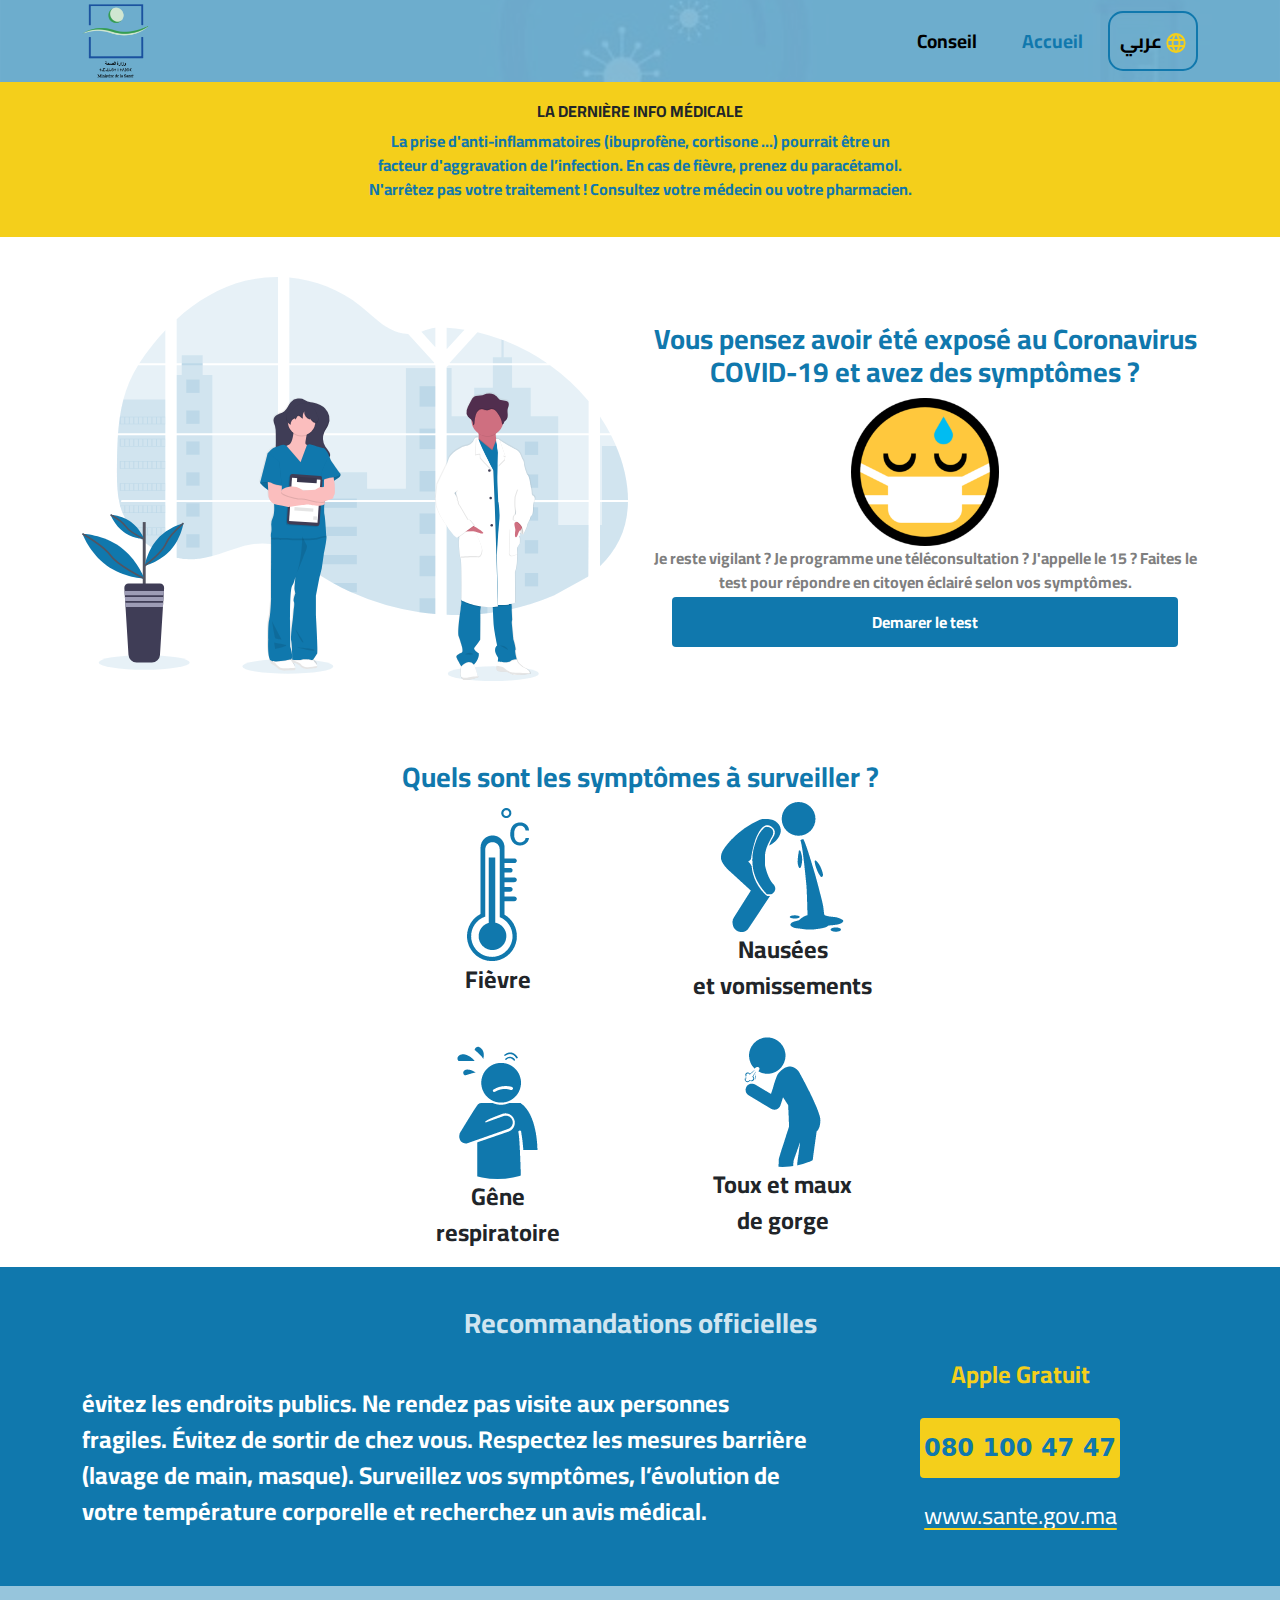
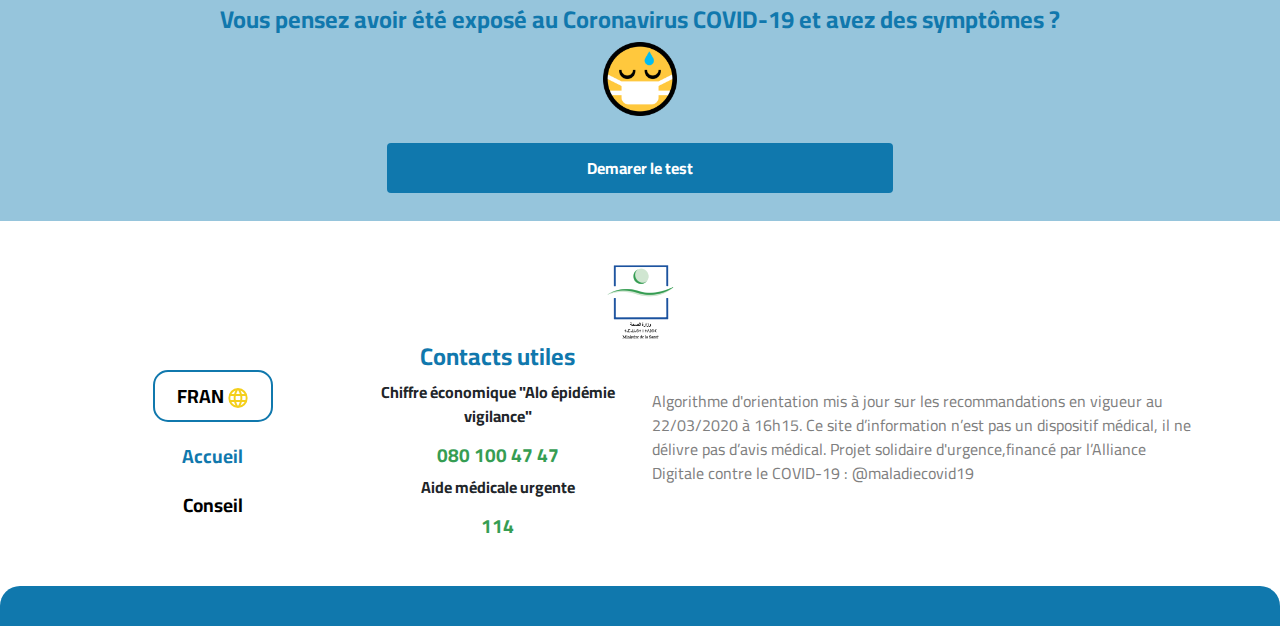
<file: web site/index.html>
<!DOCTYPE html>
<html lang="en">

<head>
    <meta charset="UTF-8">
    <meta name="viewport" content="width=device-width, initial-scale=1.0">
    <meta name="robots" content="noindex">
    <title>COVID 19 Test</title>
    <link rel="stylesheet" href="./assets/css/bootstrap.min.css">
    <link rel="stylesheet" href="./assets/css/styles.css">
    <link rel="stylesheet" href="./assets/css/responsive.css">
</head>

<body>
    <main>
        <header>
            <div class="container">
                <div class="row align-items-center">
                    <div class="col-4 text-start">
                        <img src="./assets/media/logo__sante-1.png" alt="logo header">
                    </div>
                    <div class="col-8 text-end">
                        <a href="#" class="link-header conseil">Conseil</a>
                        <a href="#" class="link-header accueil">Accueil</a>
                        <a href="#" class="link-header btn-langue">عربي
                            <svg xmlns="http://www.w3.org/2000/svg" width="20" height="20" viewBox="0 0 20.769 21.579">
                                <path id="Icon_material-language" data-name="Icon material-language"
                                    d="M13.374,3A10.588,10.588,0,0,0,3,13.789,10.588,10.588,0,0,0,13.374,24.579a10.6,10.6,0,0,0,10.4-10.789A10.6,10.6,0,0,0,13.374,3Zm7.2,6.474H17.507a17.286,17.286,0,0,0-1.433-3.841A8.418,8.418,0,0,1,20.571,9.474ZM13.385,5.2a15.458,15.458,0,0,1,1.983,4.273H11.4A15.458,15.458,0,0,1,13.385,5.2ZM5.347,15.947a8.758,8.758,0,0,1,0-4.316h3.51a18.5,18.5,0,0,0-.145,2.158,18.5,18.5,0,0,0,.145,2.158ZM6.2,18.105H9.262A17.286,17.286,0,0,0,10.7,21.946,8.373,8.373,0,0,1,6.2,18.105ZM9.262,9.474H6.2a8.373,8.373,0,0,1,4.5-3.841A17.286,17.286,0,0,0,9.262,9.474Zm4.123,12.9A15.458,15.458,0,0,1,11.4,18.105h3.967A15.458,15.458,0,0,1,13.385,22.378Zm2.43-6.43h-4.86a16.48,16.48,0,0,1-.166-2.158,16.336,16.336,0,0,1,.166-2.158h4.86a16.336,16.336,0,0,1,.166,2.158A16.479,16.479,0,0,1,15.815,15.947Zm.26,6a17.286,17.286,0,0,0,1.433-3.841h3.063A8.418,8.418,0,0,1,16.074,21.946Zm1.838-6a18.5,18.5,0,0,0,.145-2.158,18.5,18.5,0,0,0-.145-2.158h3.51a8.758,8.758,0,0,1,0,4.316Z"
                                    transform="translate(-3 -3)" fill="#f4cf1b" />
                            </svg>
                        </a>
                    </div>
                </div>
            </div>
        </header>
        <article class="para-1-body">
            <div class="container text-center">
                <div class="row">
                    <div class="col-md-3"></div>
                    <div class="col-md-6">
                        <h1 class="title1">LA DERNIÈRE INFO MÉDICALE </h1>
                        <p class="p-para1">
                            La prise d'anti-inflammatoires (ibuprofène, cortisone ...) pourrait être un facteur
                            d'aggravation de
                            l’infection. En cas de fièvre, prenez du paracétamol.
                            N'arrêtez pas votre traitement ! Consultez votre médecin ou votre pharmacien.
                        </p>
                    </div>
                    <div class="col-md-3"></div>
                </div>
            </div>
        </article>
        <section class="section1">
            <div class="container">
                <div class="row align-items-center">
                    <div class="col-md-6">
                        <img src="./assets/media/icons/Groupe 76.svg" class="w-100 img-illustration"
                            alt="illustration of Doctor">
                    </div>
                    <div class="col-md-6">
                        <div class="para-section1 text-center">
                            <h2 class="title-section1">Vous pensez avoir été exposé au
                                Coronavirus COVID-19 et avez des symptômes ?</h2>
                            <img src="./assets/media/1f637@2x.png" alt="icon imoji">
                            <p class="p-section1">
                                Je reste vigilant ?
                                Je programme une téléconsultation ? J'appelle le 15 ?
                                Faites le test pour répondre en citoyen éclairé selon vos symptômes.
                            </p>
                            <div>
                                <a href="#" class="btn-demmarer_test">Demarer le test</a>
                            </div>
                        </div>
                    </div>
                </div>
            </div>
        </section>
        <section class="section_symptômes">
            <div class="container text-center">
                <h2 class="title-section_symptômes">Quels sont les symptômes à surveiller ?</h2>
                <div class="row align-items-center">
                    <div class="col-3"></div>
                    <div class="col-3">
                        <img src="./assets/media/Path_871.png" alt="icon">
                        <p class="p-symptômes">Fièvre</p>
                    </div>
                    <div class="col-3">
                        <img src="./assets/media/Calque 2.png" alt="icon">
                        <p class="p-symptômes">Nausées <br>
                            et vomissements</p>
                    </div>
                    <div class="col-3"></div>
                </div>
                <div class="row">
                    <div class="col-3"></div>
                    <div class="col-3">
                        <img src="./assets/media/Calque -2.png" alt="icon">
                        <p class="p-symptômes"> Gêne <br>
                            respiratoire </p>
                    </div>
                    <div class="col-3">
                        <img src="./assets/media/Calque -1.png" alt="icon">
                        <p class="p-symptômes">Toux et maux <br>
                            de gorge </p>
                    </div>
                    <div class="col-3"></div>
                </div>
            </div>
        </section>
        <section class="section-Recommandations">
            <div class="container">
                <h2 class="title-Recommandations">Recommandations officielles</h2>
                <div class="row align-items-center">
                    <div class="col-md-8">
                        <h3 class="sous-title-Recommandations">Si vous pensez être malade,</h3>
                        <p class="p-Recommandations">
                            évitez les endroits publics.
                            Ne rendez pas visite aux personnes fragiles.
                            Évitez de sortir de chez vous.
                            Respectez les mesures barrière (lavage de main, masque).
                            Surveillez vos symptômes, l’évolution de votre température
                            corporelle et recherchez un avis médical.
                        </p>
                    </div>
                    <div class="col-md-4 text-center">
                        <h3 class="text-apple">Apple Gratuit</h3>
                        <button class="btn-phone">080 100 47 47</button>
                        <div class="link-sante">
                            <a href="#">www.sante.gov.ma</a>
                        </div>
                    </div>
                </div>
            </div>
        </section>
        <section class="banner">
            <div class="container text-center">
                <h3 class="title_banner"> Vous pensez avoir été exposé au Coronavirus COVID-19 et avez des symptômes ?
                </h3>
                <img src="./assets/media/1f637.png" alt="icon imoji">
                <div class="div-btn-demmarer_test">
                    <a href="#" class="btn-demmarer_test">Demarer le test</a>
                </div>
            </div>
        </section>
        <footer>
            <div class="container text-center">
                <img src="./assets/media/logo__sante-1.png" alt="logo footer">
                <div class="row align-items-center">
                    <div class="col-md-3 text-center">
                        <a href="#" class="link-footer btn-langue">FRAN
                            <svg xmlns="http://www.w3.org/2000/svg" width="20" height="20" viewBox="0 0 20.769 21.579">
                                <path id="Icon_material-language" data-name="Icon material-language"
                                    d="M13.374,3A10.588,10.588,0,0,0,3,13.789,10.588,10.588,0,0,0,13.374,24.579a10.6,10.6,0,0,0,10.4-10.789A10.6,10.6,0,0,0,13.374,3Zm7.2,6.474H17.507a17.286,17.286,0,0,0-1.433-3.841A8.418,8.418,0,0,1,20.571,9.474ZM13.385,5.2a15.458,15.458,0,0,1,1.983,4.273H11.4A15.458,15.458,0,0,1,13.385,5.2ZM5.347,15.947a8.758,8.758,0,0,1,0-4.316h3.51a18.5,18.5,0,0,0-.145,2.158,18.5,18.5,0,0,0,.145,2.158ZM6.2,18.105H9.262A17.286,17.286,0,0,0,10.7,21.946,8.373,8.373,0,0,1,6.2,18.105ZM9.262,9.474H6.2a8.373,8.373,0,0,1,4.5-3.841A17.286,17.286,0,0,0,9.262,9.474Zm4.123,12.9A15.458,15.458,0,0,1,11.4,18.105h3.967A15.458,15.458,0,0,1,13.385,22.378Zm2.43-6.43h-4.86a16.48,16.48,0,0,1-.166-2.158,16.336,16.336,0,0,1,.166-2.158h4.86a16.336,16.336,0,0,1,.166,2.158A16.479,16.479,0,0,1,15.815,15.947Zm.26,6a17.286,17.286,0,0,0,1.433-3.841h3.063A8.418,8.418,0,0,1,16.074,21.946Zm1.838-6a18.5,18.5,0,0,0,.145-2.158,18.5,18.5,0,0,0-.145-2.158h3.51a8.758,8.758,0,0,1,0,4.316Z"
                                    transform="translate(-3 -3)" fill="#f4cf1b" />
                            </svg>
                        </a>
                        <a href="#" class="link-footer accueil">Accueil</a>
                        <a href="#" class="link-footer conseil">Conseil</a>
                    </div>
                    <div class="col-md-3">
                        <h3 class="title-footer">Contacts utiles</h3>
                        <p class="text-footer">Chiffre économique "Alo épidémie vigilance"</p>
                        <h4 class="text-green">080 100 47 47</h4>
                        <p class="text-footer">Aide médicale urgente</p>
                        <h4 class="text-green">114</h4>
                    </div>
                    <div class="col-md-6">
                        <p class="p-footer text-md-start">
                            Algorithme d'orientation mis à jour sur les recommandations en vigueur
                            au 22/03/2020 à 16h15. Ce site d’information n’est pas un dispositif médical,
                            il ne délivre pas d’avis médical. Projet solidaire d'urgence,financé par l’Alliance
                            Digitale contre le COVID-19 : @maladiecovid19
                        </p>
                    </div>
                </div>
            </div>
        </footer>
        <aside>
        </aside>
    </main>
</body>

</html>
</file>
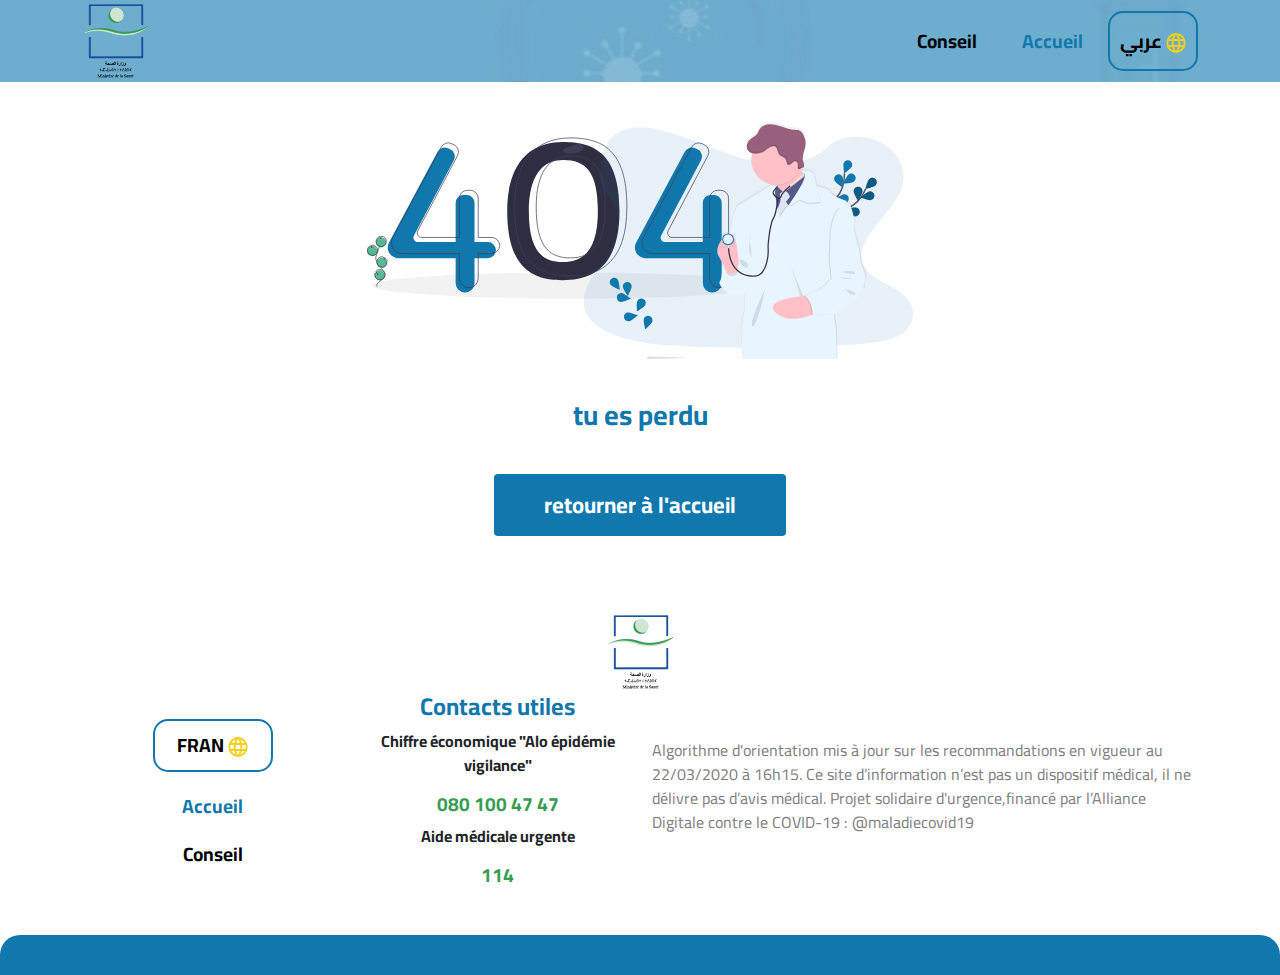
<file: web site/erreur-404.html>
<!DOCTYPE html>
<html lang="en">

<head>
    <meta charset="UTF-8">
    <meta name="viewport" content="width=device-width, initial-scale=1.0">
    <meta name="robots" content="noindex">
    <title>ERREUR 404</title>
    <link rel="stylesheet" href="./assets/css/bootstrap.min.css">
    <link rel="stylesheet" href="./assets/css/styles.css">
    <link rel="stylesheet" href="./assets/css/responsive.css">
</head>

<body>
    <main>
        <header>
            <div class="container">
                <div class="row align-items-center">
                    <div class="col-4 text-start">
                        <img src="./assets/media/logo__sante-1.png" alt="logo header">
                    </div>
                    <div class="col-8 text-end">
                        <a href="#" class="link-header conseil">Conseil</a>
                        <a href="#" class="link-header accueil">Accueil</a>
                        <a href="#" class="link-header btn-langue">عربي
                            <svg xmlns="http://www.w3.org/2000/svg" width="20" height="20" viewBox="0 0 20.769 21.579">
                                <path id="Icon_material-language" data-name="Icon material-language"
                                    d="M13.374,3A10.588,10.588,0,0,0,3,13.789,10.588,10.588,0,0,0,13.374,24.579a10.6,10.6,0,0,0,10.4-10.789A10.6,10.6,0,0,0,13.374,3Zm7.2,6.474H17.507a17.286,17.286,0,0,0-1.433-3.841A8.418,8.418,0,0,1,20.571,9.474ZM13.385,5.2a15.458,15.458,0,0,1,1.983,4.273H11.4A15.458,15.458,0,0,1,13.385,5.2ZM5.347,15.947a8.758,8.758,0,0,1,0-4.316h3.51a18.5,18.5,0,0,0-.145,2.158,18.5,18.5,0,0,0,.145,2.158ZM6.2,18.105H9.262A17.286,17.286,0,0,0,10.7,21.946,8.373,8.373,0,0,1,6.2,18.105ZM9.262,9.474H6.2a8.373,8.373,0,0,1,4.5-3.841A17.286,17.286,0,0,0,9.262,9.474Zm4.123,12.9A15.458,15.458,0,0,1,11.4,18.105h3.967A15.458,15.458,0,0,1,13.385,22.378Zm2.43-6.43h-4.86a16.48,16.48,0,0,1-.166-2.158,16.336,16.336,0,0,1,.166-2.158h4.86a16.336,16.336,0,0,1,.166,2.158A16.479,16.479,0,0,1,15.815,15.947Zm.26,6a17.286,17.286,0,0,0,1.433-3.841h3.063A8.418,8.418,0,0,1,16.074,21.946Zm1.838-6a18.5,18.5,0,0,0,.145-2.158,18.5,18.5,0,0,0-.145-2.158h3.51a8.758,8.758,0,0,1,0,4.316Z"
                                    transform="translate(-3 -3)" fill="#f4cf1b" />
                            </svg>
                        </a>
                    </div>
                </div>
            </div>
        </header>
        <section class="erreur-404">
            <div class="container text-center">
                <div class="row align-items-center">
                    <div class="col"></div>
                    <div class="col-6">
                        <img src="./assets/media/icons/erreur404.svg" class="w-100 img-erreur"
                            alt="image illustration erreur 404">
                    </div>
                    <div class="col"></div>
                </div>
                <div class="row">
                    <div class="col para-erreur-404">
                        <h1 class="title-erreur-404">tu es perdu</h1>
                        <div class="p-5">
                            <a href="index.html" class="retourner-erreur-404">retourner à l'accueil</a>
                        </div>
                    </div>
                </div>
            </div>
        </section>

        <footer>
            <div class="container text-center">
                <img src="./assets/media/logo__sante-1.png" alt="logo footer">
                <div class="row align-items-center">
                    <div class="col-md-3 text-center">
                        <a href="#" class="link-footer btn-langue">FRAN
                            <svg xmlns="http://www.w3.org/2000/svg" width="20" height="20" viewBox="0 0 20.769 21.579">
                                <path id="Icon_material-language" data-name="Icon material-language"
                                    d="M13.374,3A10.588,10.588,0,0,0,3,13.789,10.588,10.588,0,0,0,13.374,24.579a10.6,10.6,0,0,0,10.4-10.789A10.6,10.6,0,0,0,13.374,3Zm7.2,6.474H17.507a17.286,17.286,0,0,0-1.433-3.841A8.418,8.418,0,0,1,20.571,9.474ZM13.385,5.2a15.458,15.458,0,0,1,1.983,4.273H11.4A15.458,15.458,0,0,1,13.385,5.2ZM5.347,15.947a8.758,8.758,0,0,1,0-4.316h3.51a18.5,18.5,0,0,0-.145,2.158,18.5,18.5,0,0,0,.145,2.158ZM6.2,18.105H9.262A17.286,17.286,0,0,0,10.7,21.946,8.373,8.373,0,0,1,6.2,18.105ZM9.262,9.474H6.2a8.373,8.373,0,0,1,4.5-3.841A17.286,17.286,0,0,0,9.262,9.474Zm4.123,12.9A15.458,15.458,0,0,1,11.4,18.105h3.967A15.458,15.458,0,0,1,13.385,22.378Zm2.43-6.43h-4.86a16.48,16.48,0,0,1-.166-2.158,16.336,16.336,0,0,1,.166-2.158h4.86a16.336,16.336,0,0,1,.166,2.158A16.479,16.479,0,0,1,15.815,15.947Zm.26,6a17.286,17.286,0,0,0,1.433-3.841h3.063A8.418,8.418,0,0,1,16.074,21.946Zm1.838-6a18.5,18.5,0,0,0,.145-2.158,18.5,18.5,0,0,0-.145-2.158h3.51a8.758,8.758,0,0,1,0,4.316Z"
                                    transform="translate(-3 -3)" fill="#f4cf1b" />
                            </svg>
                        </a>
                        <a href="#" class="link-footer accueil">Accueil</a>
                        <a href="#" class="link-footer conseil">Conseil</a>
                    </div>
                    <div class="col-md-3">
                        <h3 class="title-footer">Contacts utiles</h3>
                        <p class="text-footer">Chiffre économique "Alo épidémie vigilance"</p>
                        <h4 class="text-green">080 100 47 47</h4>
                        <p class="text-footer">Aide médicale urgente</p>
                        <h4 class="text-green">114</h4>
                    </div>
                    <div class="col-md-6">
                        <p class="p-footer text-md-start">
                            Algorithme d'orientation mis à jour sur les recommandations en vigueur
                            au 22/03/2020 à 16h15. Ce site d’information n’est pas un dispositif médical,
                            il ne délivre pas d’avis médical. Projet solidaire d'urgence,financé par l’Alliance
                            Digitale contre le COVID-19 : @maladiecovid19
                        </p>
                    </div>
                </div>
            </div>
        </footer>
        <aside>
        </aside>
    </main>
</body>

</html>
</file>
<file: web site/assets/css/responsive.css>
@media (min-width: 360px) {
    /* queries for extra-small-devices  >576px (col-)**/
    /*examples of devices that fall into this category : Galaxy S5 / iphones: X/6/7/8/6,7,8 plus / pixel 2XL / Pixel2 / Nokia N9/ galaxy s5/s3*/
}

@media (min-width: 576px) {
    /* queries for extra-small-devices  >576px (col-)**/
    /*examples of devices that fall into this category : Galaxy S5 / iphones: X/6/7/8/6,7,8 plus / pixel 2XL / Pixel2 / Nokia N9/ galaxy s5/s3*/
}
@media (min-width: 768px) {
    /* queries for sm-devices > 768px (col-sm)**/
    /*examples of devices that fall into this category : BlackBerry Playbook / Microsoft Lumia 550 / Nexus 7 /*/
}
@media (min-width: 992px) {
    /* queries for medium-devices > 992px (col-md)*/
    /*examples of devices that fall into this category : Ipad / Kindle fire HDX / Ipad mini / Nexus 10  */
}

@media (min-width: 1024px) {
    /* queries for medium-devices >1024px (col-md)*/
    /*examples of devices that fall into this category : Ipad / Kindle fire HDX / Ipad mini / Nexus 10  */
}

@media (min-width:1200px) {
    /* queries for large-devices > 1200px (col-lg)*/
    /*examples of devices that fall into this category : Ipad PRO / Laptop with HiDPI screen / Laptop with MDPI screen / Laptop with touch */
}

@media (min-width:1900px) {
    /* queries for extra-large-devices > 1900px (col-xl)*/
    /*examples of devices that fall into this category : most descktop screens */
}
</file>
<file: web site/assets/css/styles.css>
@import url('https://fonts.googleapis.com/css2?family=Cairo:wght@200;300;400;500;600;700;800;900&display=swap');
/* resetting css */
* {
    margin: 0px;
    padding: 0px;
}
html {
    font-size: 16px;
}
header{
    background-image: url('../media/icons/Merged bar-1.svg');
    background-repeat: no-repeat;
    background-size: cover;
    background-color: #95C4DB;
}

.link-header{
    padding: 0px 20px;
    font-size: 1.2rem;
    font-weight: 700;
}
.para-1-body{
    background-color: #F4CF1B;
    padding:20px 0px;
}
.p-para1{
    color: #1078AD;
}
.section1{
    padding: 40px 20px 80px 20px;
}
.p-section1{
    color: #7F7F7F;
}
.btn-demmarer_test{
    background-color:#1078AD;
    color:white;
    font-weight:bolder;
    padding: 10px 200px;
    border-radius: 4px;

}
.section-Recommandations{
    padding: 40px 0px;
}
.text-apple{
    color: #F4CF1B;
}
.title-Recommandations{
    color: #D0E5F0;
    text-align: center;
}
.btn-phone{
    width: 200px;
    height: 60px;
    background-color: #F4CF1B;
    font-weight: bolder;
    color: #1078AD;
    border-radius: 4px;
    border: none;
    outline: 0;
    cursor: pointer;
    margin: 20px 0px;
    font-size: 1.5rem;
}
.link-sante a{
    color: white;
    position: relative;
    font-size: 1.5rem;
}
.link-sante a::before{
    position: absolute;
    left: 0;
    top: 35px;
    right: 0; 
   content: '';
    background-color:#f4d01b;
    width:100%;
    height: 2px;
    border-radius: 2px;
}
.p-symptômes{
    font-size: 1.5rem;
}
.section-Recommandations{
    background-color:#1078AD;
}
.p-Recommandations{
    font-size: 1.5rem;
    color:white;
}
.banner{
    background-color: #96C5DC;
    padding-top: 20px;
}
.div-btn-demmarer_test{
    padding: 40px 0px;
}
.p-footer{
    color: #7F7F7F;
    font-size: 1rem;
    font-weight: normal;
}
.text-green{
    color: #369D53;
}
.btn-langue,.conseil{
    color: black;
}
.accueil{
    color: #1078AD;
}
.link-footer{
    display: block;
    width:120px;
    font-weight:700;
    font-size: 1.2rem;
    margin: 20px auto;
}
.link-footer svg path:hover{
    fill:#95C4DB;
}
.btn-langue{
    border: 2px solid #1078AD;
    border-radius: 15px;
    padding: 10px;
    width:120px;
}
footer{
    padding: 40px 0;
}
aside{
height: 40px;
background-color: #1078AD;
border-radius: 20px 20px 0px  0px;
}

/*ERREUR 404*/
.img-erreur{
    margin: 40px 0px;
}
.title-erreur-404{
    font-size: 1.75rem;
    color: #1078AD;
}
.retourner-erreur-404{
    background-color:#1078AD;
    color:#fff;
    font-weight:bolder;
    padding: 10px 50px;
    border-radius: 4px;
    font-size: 1.4rem;
}

/* stting standard styles for elements */

h1 {
    font-size: 1rem;
    font-weight: bolder;
    font-family: 'Cairo', sans-serif;
    font-style: normal;
    letter-spacing: x/*replace x with a value*/;
    line-height: x/*replace x with a value*/;
}
h2 {
    font-size: 1.75rem;
    color: #1078AD;
    font-family: 'Cairo', sans-serif;
    font-weight: bold;
    font-style: normal;
    letter-spacing: x/*replace x with a value*/;
    line-height: x/*replace x with a value*/;
}
h3 {
    font-size: 1.5rem;
    font-family: 'Cairo', sans-serif;
    font-weight: bold;
    color: #1078AD;
    font-style: normal;
    letter-spacing: x/*replace x with a value*/;
    line-height: x/*replace x with a value*/;
}
h4 {
    font-size: 1.2rem;
    font-family: 'Cairo', sans-serif;
    font-weight: bold;
    font-style: normal;
    letter-spacing: x/*replace x with a value*/;
    line-height: x/*replace x with a value*/;
}
p {
    font-size: 1rem;
    font-family: 'Cairo', sans-serif;
    font-weight: 700;
    font-style: normal;
    letter-spacing: x/*replace x with a value*/;
    line-height: x/*replace x with a value*/;
}
ul {
    font-size: 1rem;
    font-family: '';
    font-weight: normal;
    font-style: normal;
    letter-spacing: x/*replace x with a value*/;
    line-height: x/*replace x with a value*/;
}
a {
    font-size: 1rem;
    font-family: 'Cairo', sans-serif;
    font-weight: normal;
    font-style: normal;
    letter-spacing: x/*replace x with a value*/;
    line-height: x/*replace x with a value*/;
    text-decoration: none;
}
a:hover,
button:hover {
   cursor: pointer;
}
a:focus,
button:focus,
input:focus {
    outline: 0;
    box-shadow: none;
}
input:focus::placeholder {
 color: transparent;
}
textarea:focus::placeholder {
 color: transparent;
}
</file>
